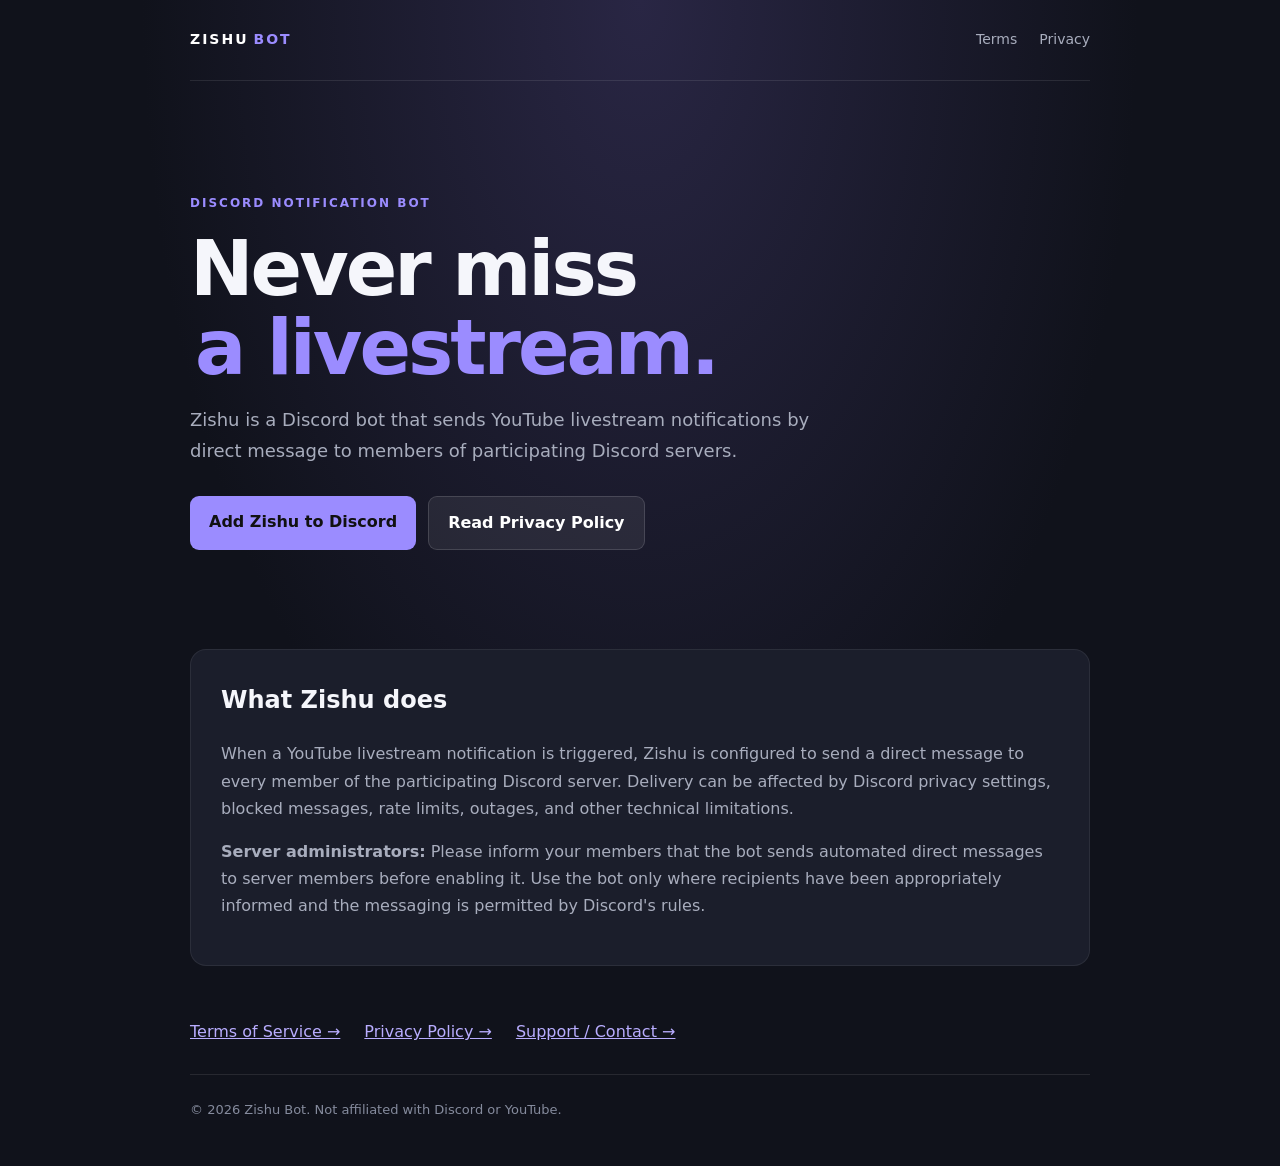
<file: index.html>
<!doctype html>
<html lang="en"><head><meta charset="utf-8"><meta name="viewport" content="width=device-width,initial-scale=1"><meta name="description" content="Official information, Terms of Service and Privacy Policy for Zishu Discord notification bot."><title>Zishu Bot — Official Site</title><link rel="stylesheet" href="style.css"></head>
<body><main class="wrap"><nav><a class="brand" href="index.html">ZISHU<span>BOT</span></a><div><a href="terms.html">Terms</a><a href="privacy.html">Privacy</a></div></nav>
<section class="hero"><p class="eyebrow">DISCORD NOTIFICATION BOT</p><h1>Never miss<br><span>a livestream.</span></h1><p>Zishu is a Discord bot that sends YouTube livestream notifications by direct message to members of participating Discord servers.</p><div class="actions"><a class="button" href="https://discord.com/oauth2/authorize?client_id=815649341288873995&scope=bot%20applications.commands&permissions=0">Add Zishu to Discord</a><a class="button secondary" href="privacy.html">Read Privacy Policy</a></div></section>
<section class="panel"><h2>What Zishu does</h2><p>When a YouTube livestream notification is triggered, Zishu is configured to send a direct message to every member of the participating Discord server. Delivery can be affected by Discord privacy settings, blocked messages, rate limits, outages, and other technical limitations.</p><p><strong>Server administrators:</strong> Please inform your members that the bot sends automated direct messages to server members before enabling it. Use the bot only where recipients have been appropriately informed and the messaging is permitted by Discord's rules.</p></section>
<section class="links"><a href="terms.html">Terms of Service →</a><a href="privacy.html">Privacy Policy →</a><a href="https://github.com/fakehoon/zishu-notification-bot-policies/issues">Support / Contact →</a></section><footer>© 2026 Zishu Bot. Not affiliated with Discord or YouTube.</footer></main></body></html>
</file>
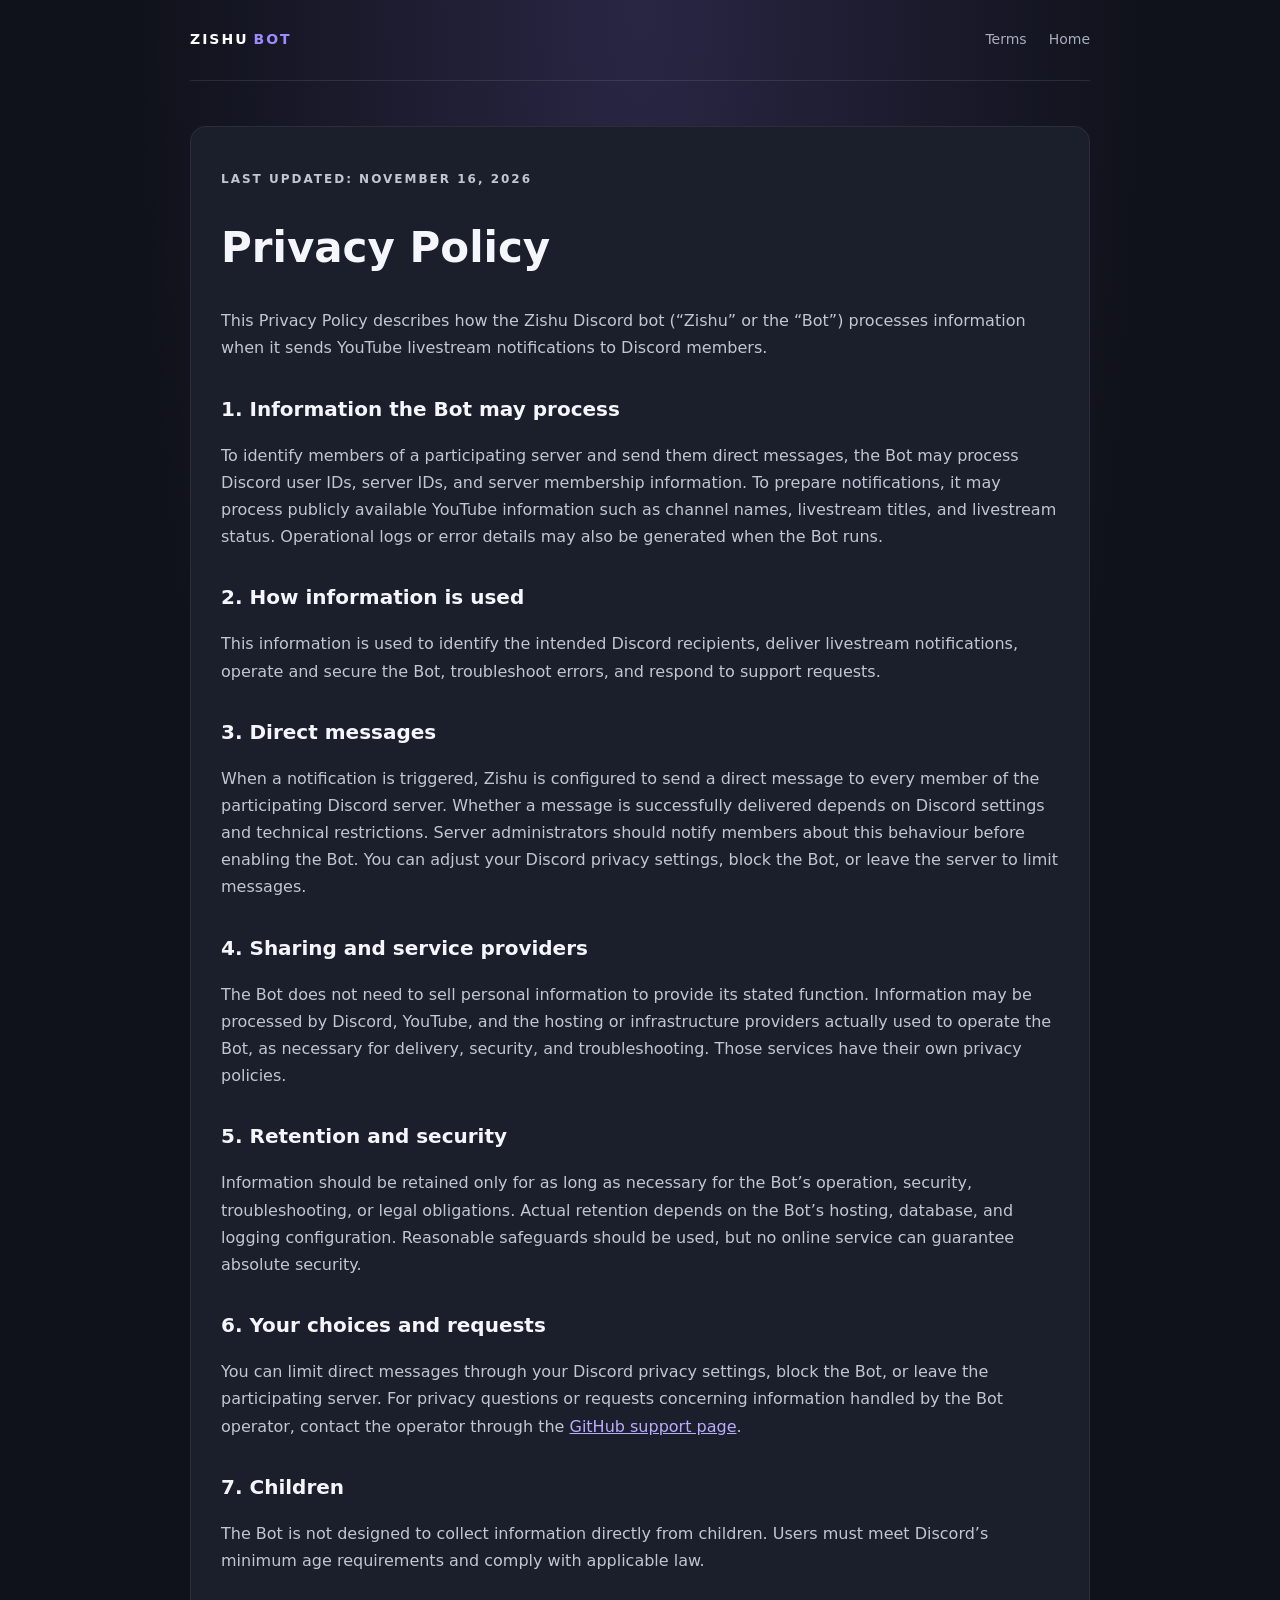
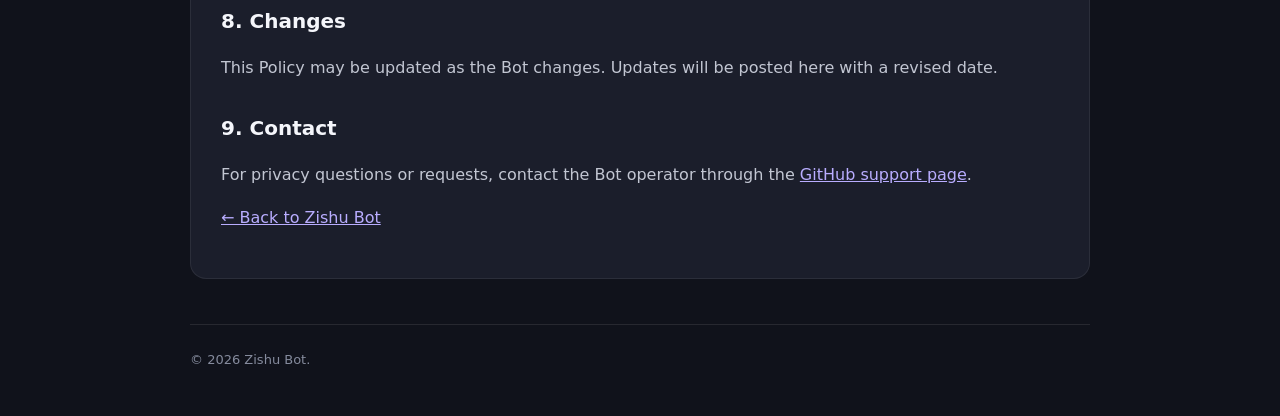
<file: privacy.html>
<!doctype html>
<html lang="en"><head><meta charset="utf-8"><meta name="viewport" content="width=device-width,initial-scale=1"><title>Privacy Policy — Zishu Bot</title><link rel="stylesheet" href="style.css"></head><body><main class="wrap"><nav><a class="brand" href="index.html">ZISHU<span>BOT</span></a><div><a href="terms.html">Terms</a><a href="index.html">Home</a></div></nav><article class="panel legal"><p class="eyebrow">LAST UPDATED: NOVEMBER 16, 2026</p><h1>Privacy Policy</h1><p>This Privacy Policy describes how the Zishu Discord bot (“Zishu” or the “Bot”) processes information when it sends YouTube livestream notifications to Discord members.</p>
<h2>1. Information the Bot may process</h2><p>To identify members of a participating server and send them direct messages, the Bot may process Discord user IDs, server IDs, and server membership information. To prepare notifications, it may process publicly available YouTube information such as channel names, livestream titles, and livestream status. Operational logs or error details may also be generated when the Bot runs.</p>
<h2>2. How information is used</h2><p>This information is used to identify the intended Discord recipients, deliver livestream notifications, operate and secure the Bot, troubleshoot errors, and respond to support requests.</p>
<h2>3. Direct messages</h2><p>When a notification is triggered, Zishu is configured to send a direct message to every member of the participating Discord server. Whether a message is successfully delivered depends on Discord settings and technical restrictions. Server administrators should notify members about this behaviour before enabling the Bot. You can adjust your Discord privacy settings, block the Bot, or leave the server to limit messages.</p>
<h2>4. Sharing and service providers</h2><p>The Bot does not need to sell personal information to provide its stated function. Information may be processed by Discord, YouTube, and the hosting or infrastructure providers actually used to operate the Bot, as necessary for delivery, security, and troubleshooting. Those services have their own privacy policies.</p>
<h2>5. Retention and security</h2><p>Information should be retained only for as long as necessary for the Bot’s operation, security, troubleshooting, or legal obligations. Actual retention depends on the Bot’s hosting, database, and logging configuration. Reasonable safeguards should be used, but no online service can guarantee absolute security.</p>
<h2>6. Your choices and requests</h2><p>You can limit direct messages through your Discord privacy settings, block the Bot, or leave the participating server. For privacy questions or requests concerning information handled by the Bot operator, contact the operator through the <a href="https://github.com/fakehoon/zishu-notification-bot-policies/issues">GitHub support page</a>.</p>
<h2>7. Children</h2><p>The Bot is not designed to collect information directly from children. Users must meet Discord’s minimum age requirements and comply with applicable law.</p>
<h2>8. Changes</h2><p>This Policy may be updated as the Bot changes. Updates will be posted here with a revised date.</p>
<h2>9. Contact</h2><p>For privacy questions or requests, contact the Bot operator through the <a href="https://github.com/fakehoon/zishu-notification-bot-policies/issues">GitHub support page</a>.</p><p><a href="index.html">← Back to Zishu Bot</a></p></article><footer>© 2026 Zishu Bot.</footer></main></body></html>
</file>
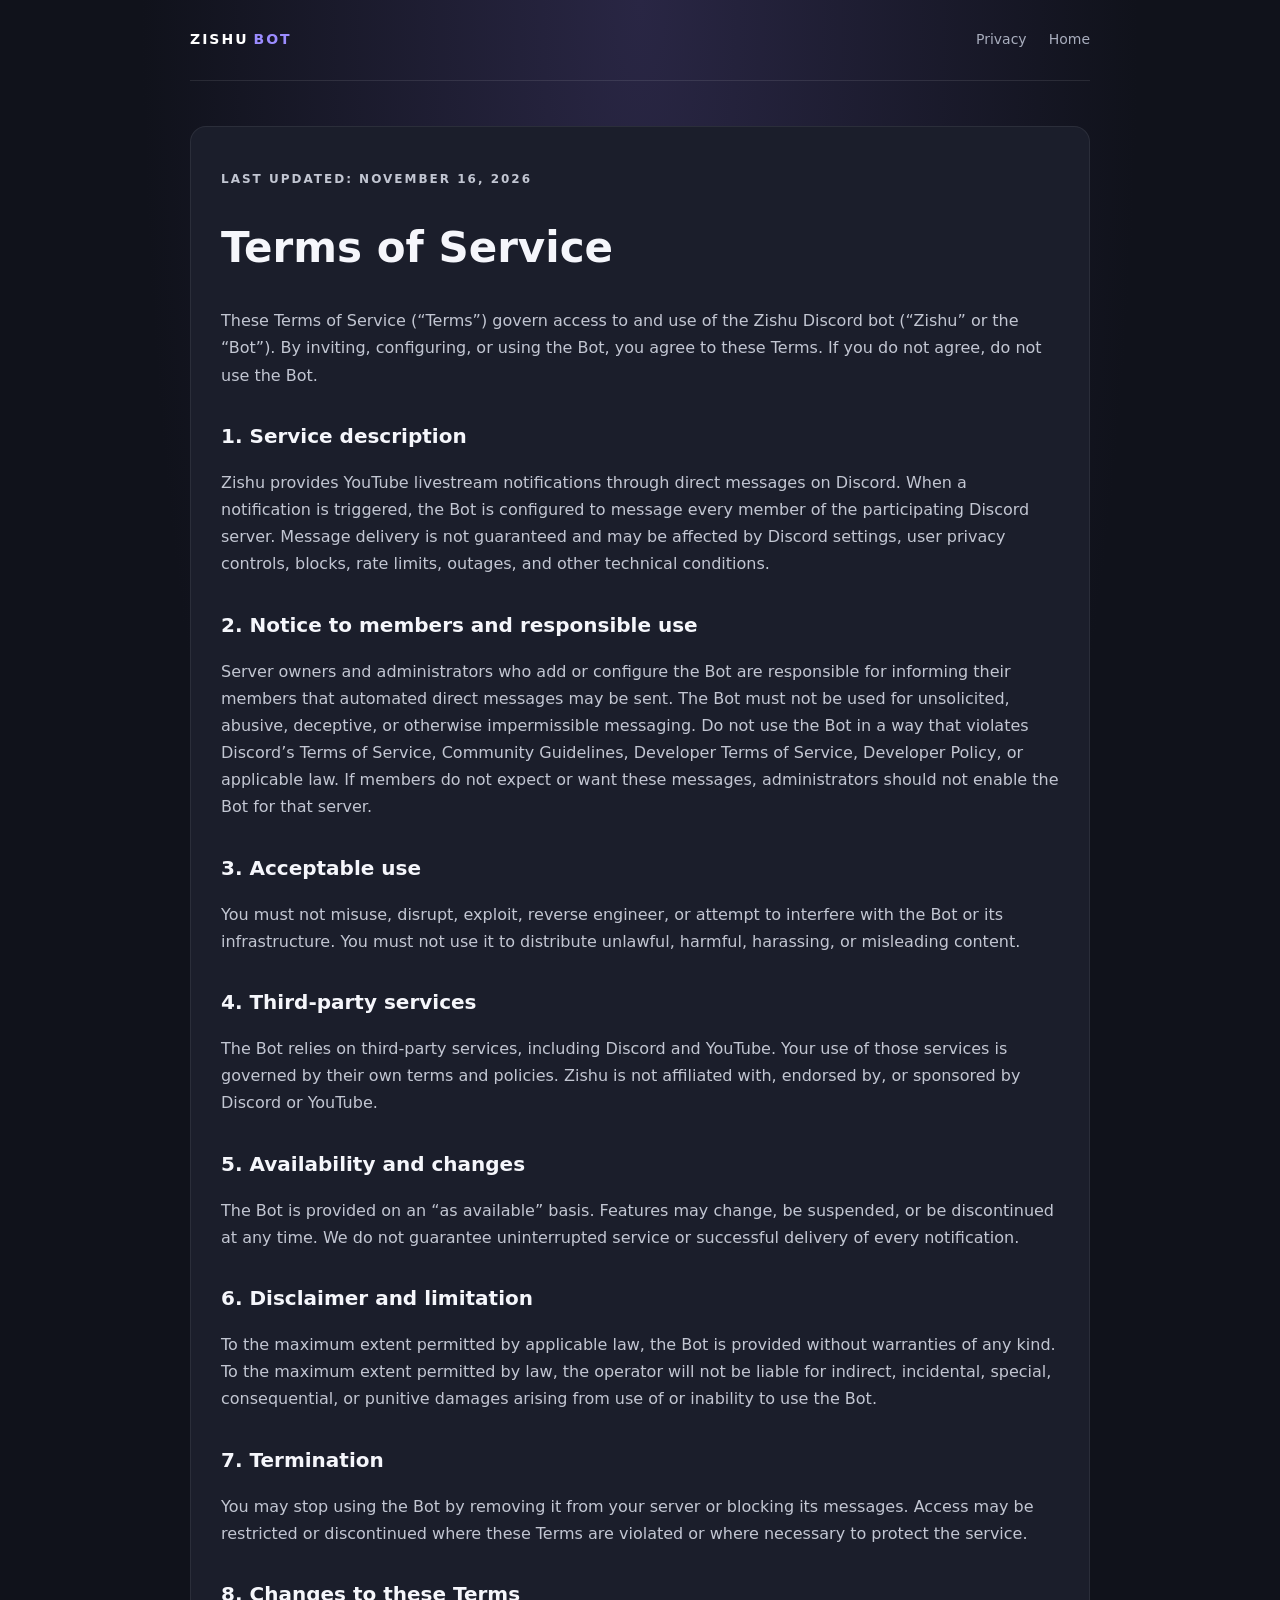
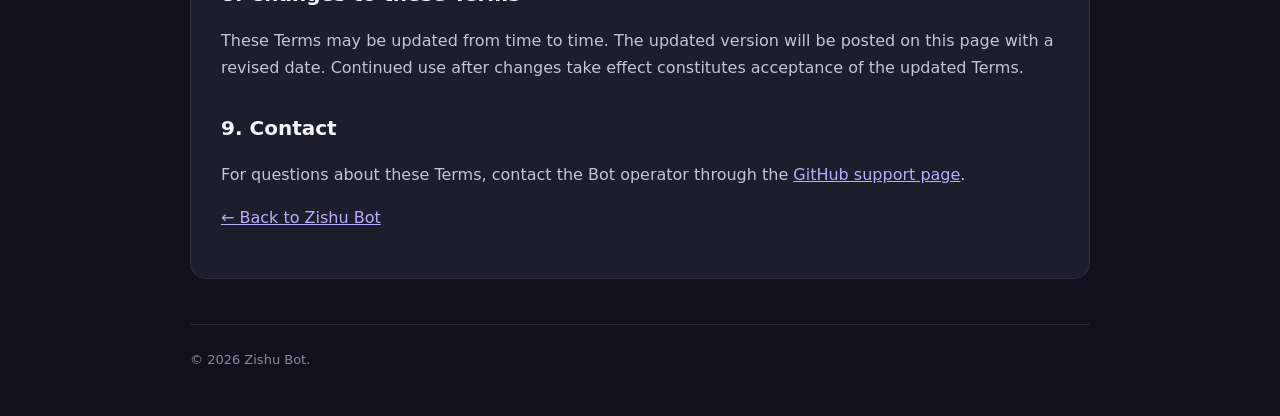
<file: terms.html>
<!doctype html>
<html lang="en"><head><meta charset="utf-8"><meta name="viewport" content="width=device-width,initial-scale=1"><title>Terms of Service — Zishu Bot</title><link rel="stylesheet" href="style.css"></head><body><main class="wrap"><nav><a class="brand" href="index.html">ZISHU<span>BOT</span></a><div><a href="privacy.html">Privacy</a><a href="index.html">Home</a></div></nav><article class="panel legal"><p class="eyebrow">LAST UPDATED: NOVEMBER 16, 2026</p><h1>Terms of Service</h1><p>These Terms of Service (“Terms”) govern access to and use of the Zishu Discord bot (“Zishu” or the “Bot”). By inviting, configuring, or using the Bot, you agree to these Terms. If you do not agree, do not use the Bot.</p>
<h2>1. Service description</h2><p>Zishu provides YouTube livestream notifications through direct messages on Discord. When a notification is triggered, the Bot is configured to message every member of the participating Discord server. Message delivery is not guaranteed and may be affected by Discord settings, user privacy controls, blocks, rate limits, outages, and other technical conditions.</p>
<h2>2. Notice to members and responsible use</h2><p>Server owners and administrators who add or configure the Bot are responsible for informing their members that automated direct messages may be sent. The Bot must not be used for unsolicited, abusive, deceptive, or otherwise impermissible messaging. Do not use the Bot in a way that violates Discord’s Terms of Service, Community Guidelines, Developer Terms of Service, Developer Policy, or applicable law. If members do not expect or want these messages, administrators should not enable the Bot for that server.</p>
<h2>3. Acceptable use</h2><p>You must not misuse, disrupt, exploit, reverse engineer, or attempt to interfere with the Bot or its infrastructure. You must not use it to distribute unlawful, harmful, harassing, or misleading content.</p>
<h2>4. Third-party services</h2><p>The Bot relies on third-party services, including Discord and YouTube. Your use of those services is governed by their own terms and policies. Zishu is not affiliated with, endorsed by, or sponsored by Discord or YouTube.</p>
<h2>5. Availability and changes</h2><p>The Bot is provided on an “as available” basis. Features may change, be suspended, or be discontinued at any time. We do not guarantee uninterrupted service or successful delivery of every notification.</p>
<h2>6. Disclaimer and limitation</h2><p>To the maximum extent permitted by applicable law, the Bot is provided without warranties of any kind. To the maximum extent permitted by law, the operator will not be liable for indirect, incidental, special, consequential, or punitive damages arising from use of or inability to use the Bot.</p>
<h2>7. Termination</h2><p>You may stop using the Bot by removing it from your server or blocking its messages. Access may be restricted or discontinued where these Terms are violated or where necessary to protect the service.</p>
<h2>8. Changes to these Terms</h2><p>These Terms may be updated from time to time. The updated version will be posted on this page with a revised date. Continued use after changes take effect constitutes acceptance of the updated Terms.</p>
<h2>9. Contact</h2><p>For questions about these Terms, contact the Bot operator through the <a href="https://github.com/fakehoon/zishu-notification-bot-policies/issues">GitHub support page</a>.</p><p><a href="index.html">← Back to Zishu Bot</a></p></article><footer>© 2026 Zishu Bot.</footer></main></body></html>
</file>
<file: style.css>
:root{color-scheme:dark;--bg:#10121b;--panel:#1b1e2b;--muted:#a8adbd;--text:#f5f6fb;--accent:#9b8cff}*{box-sizing:border-box}body{margin:0;background:radial-gradient(ellipse at 50% 0%,#292644 0,#10121b 55%);color:var(--text);font:16px/1.7 Inter,ui-sans-serif,system-ui,-apple-system,Segoe UI,sans-serif}.wrap{width:min(900px,calc(100% - 36px));margin:auto}nav{display:flex;align-items:center;justify-content:space-between;padding:28px 0;border-bottom:1px solid #ffffff18}nav div{display:flex;gap:22px}nav a{color:var(--muted);text-decoration:none;font-size:14px}.brand{color:white;font-weight:900;letter-spacing:2px}.brand span,.hero h1 span{color:var(--accent);margin-left:5px}.hero{padding:100px 0 75px}.eyebrow{color:var(--accent);font-size:12px;font-weight:800;letter-spacing:2px}.hero h1{font-size:clamp(42px,8vw,76px);line-height:1.04;letter-spacing:-3px;margin:16px 0}.hero>p:not(.eyebrow){max-width:620px;color:var(--muted);font-size:18px}.actions{display:flex;gap:12px;flex-wrap:wrap;margin-top:30px}.button{display:inline-block;background:var(--accent);color:#111;text-decoration:none;font-weight:800;padding:12px 19px;border-radius:9px}.button.secondary{background:#ffffff12;color:white;border:1px solid #ffffff24}.panel{background:var(--panel);border:1px solid #ffffff12;border-radius:16px;padding:30px;margin:24px 0}.panel h2{margin-top:0}.panel p{color:var(--muted)}.links{display:flex;gap:24px;flex-wrap:wrap;padding:28px 0}.links a,.legal a{color:#b9adff}footer{border-top:1px solid #ffffff18;color:#858b9d;font-size:13px;padding:24px 0 45px}.legal{margin:45px 0}.legal h1{font-size:42px;line-height:1.15}.legal h2{font-size:20px;margin:30px 0 5px}.legal p{color:#c2c6d2}@media(max-width:600px){.hero{padding:65px 0}.panel{padding:22px}nav div{gap:12px}}
</file>
